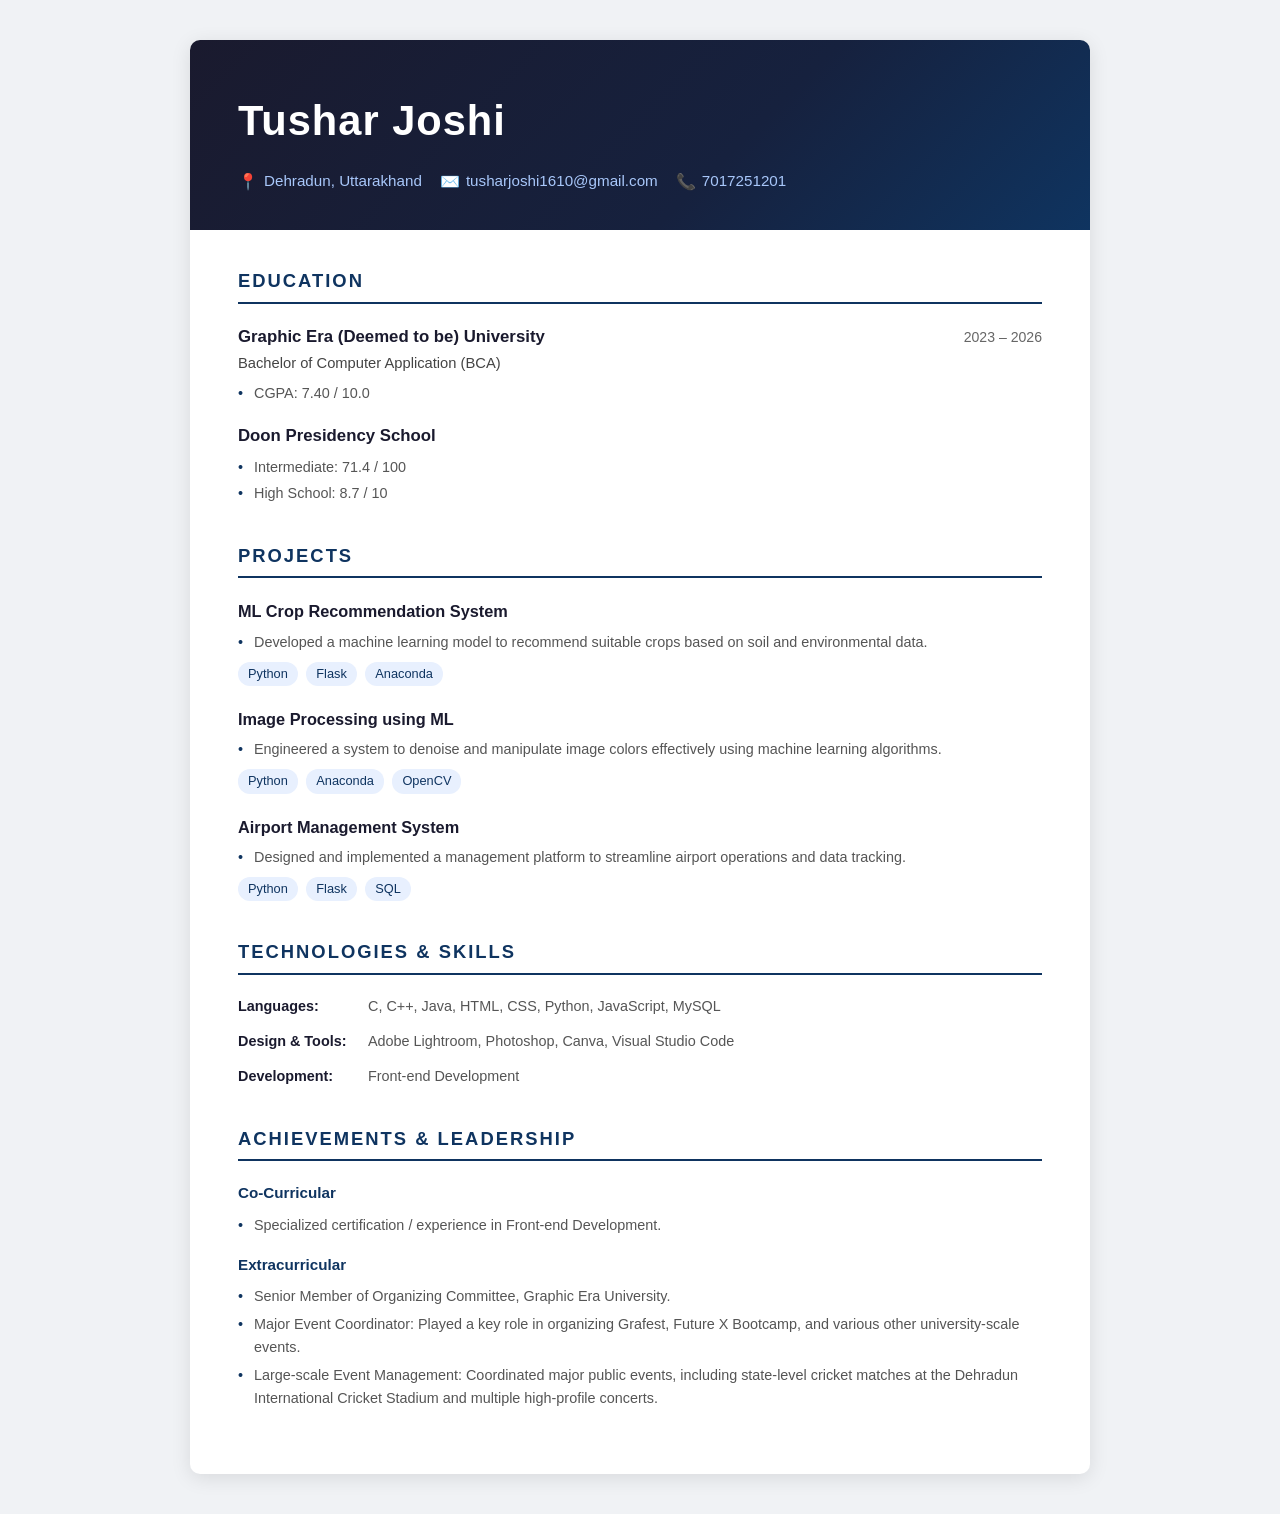
<file: index.html>
<!DOCTYPE html>
<html lang="en">
<head>
  <meta charset="UTF-8" />
  <meta name="viewport" content="width=device-width, initial-scale=1.0" />
  <title>Tushar Joshi – CV</title>
  <link rel="stylesheet" href="styles.css" />
</head>
<body>
  <div class="container">

    <!-- Header / Hero -->
    <header>
      <h1>Tushar Joshi</h1>
      <div class="contact-info">
        <span><span class="icon">📍</span> Dehradun, Uttarakhand</span>
        <a href="mailto:tusharjoshi1610@gmail.com">
          <span class="icon">✉️</span> tusharjoshi1610@gmail.com
        </a>
        <a href="tel:+917017251201">
          <span class="icon">📞</span> 7017251201
        </a>
      </div>
    </header>

    <main>

      <!-- Education -->
      <section id="education">
        <h2 class="section-title">Education</h2>

        <div class="edu-item">
          <div class="edu-header">
            <h3>Graphic Era (Deemed to be) University</h3>
            <span class="duration">2023 – 2026</span>
          </div>
          <div class="edu-degree">Bachelor of Computer Application (BCA)</div>
          <ul>
            <li>CGPA: 7.40 / 10.0</li>
          </ul>
        </div>

        <div class="edu-item">
          <div class="edu-header">
            <h3>Doon Presidency School</h3>
          </div>
          <ul>
            <li>Intermediate: 71.4 / 100</li>
            <li>High School: 8.7 / 10</li>
          </ul>
        </div>
      </section>

      <!-- Projects -->
      <section id="projects">
        <h2 class="section-title">Projects</h2>

        <div class="project-item">
          <h3>ML Crop Recommendation System</h3>
          <ul>
            <li>Developed a machine learning model to recommend suitable crops based on soil and environmental data.</li>
          </ul>
          <div>
            <span class="tools-tag">Python</span>
            <span class="tools-tag">Flask</span>
            <span class="tools-tag">Anaconda</span>
          </div>
        </div>

        <div class="project-item">
          <h3>Image Processing using ML</h3>
          <ul>
            <li>Engineered a system to denoise and manipulate image colors effectively using machine learning algorithms.</li>
          </ul>
          <div>
            <span class="tools-tag">Python</span>
            <span class="tools-tag">Anaconda</span>
            <span class="tools-tag">OpenCV</span>
          </div>
        </div>

        <div class="project-item">
          <h3>Airport Management System</h3>
          <ul>
            <li>Designed and implemented a management platform to streamline airport operations and data tracking.</li>
          </ul>
          <div>
            <span class="tools-tag">Python</span>
            <span class="tools-tag">Flask</span>
            <span class="tools-tag">SQL</span>
          </div>
        </div>
      </section>

      <!-- Technologies & Skills -->
      <section id="skills">
        <h2 class="section-title">Technologies &amp; Skills</h2>
        <div class="skills-grid">
          <div class="skill-row">
            <span class="skill-label">Languages:</span>
            <span class="skill-value">C, C++, Java, HTML, CSS, Python, JavaScript, MySQL</span>
          </div>
          <div class="skill-row">
            <span class="skill-label">Design &amp; Tools:</span>
            <span class="skill-value">Adobe Lightroom, Photoshop, Canva, Visual Studio Code</span>
          </div>
          <div class="skill-row">
            <span class="skill-label">Development:</span>
            <span class="skill-value">Front-end Development</span>
          </div>
        </div>
      </section>

      <!-- Achievements & Leadership -->
      <section id="achievements">
        <h2 class="section-title">Achievements &amp; Leadership</h2>

        <div class="achievement-category">
          <h3>Co-Curricular</h3>
          <ul>
            <li>Specialized certification / experience in Front-end Development.</li>
          </ul>
        </div>

        <div class="achievement-category">
          <h3>Extracurricular</h3>
          <ul>
            <li>Senior Member of Organizing Committee, Graphic Era University.</li>
            <li>Major Event Coordinator: Played a key role in organizing Grafest, Future X Bootcamp, and various other university-scale events.</li>
            <li>Large-scale Event Management: Coordinated major public events, including state-level cricket matches at the Dehradun International Cricket Stadium and multiple high-profile concerts.</li>
          </ul>
        </div>
      </section>

    </main>
  </div>
</body>
</html>
</file>
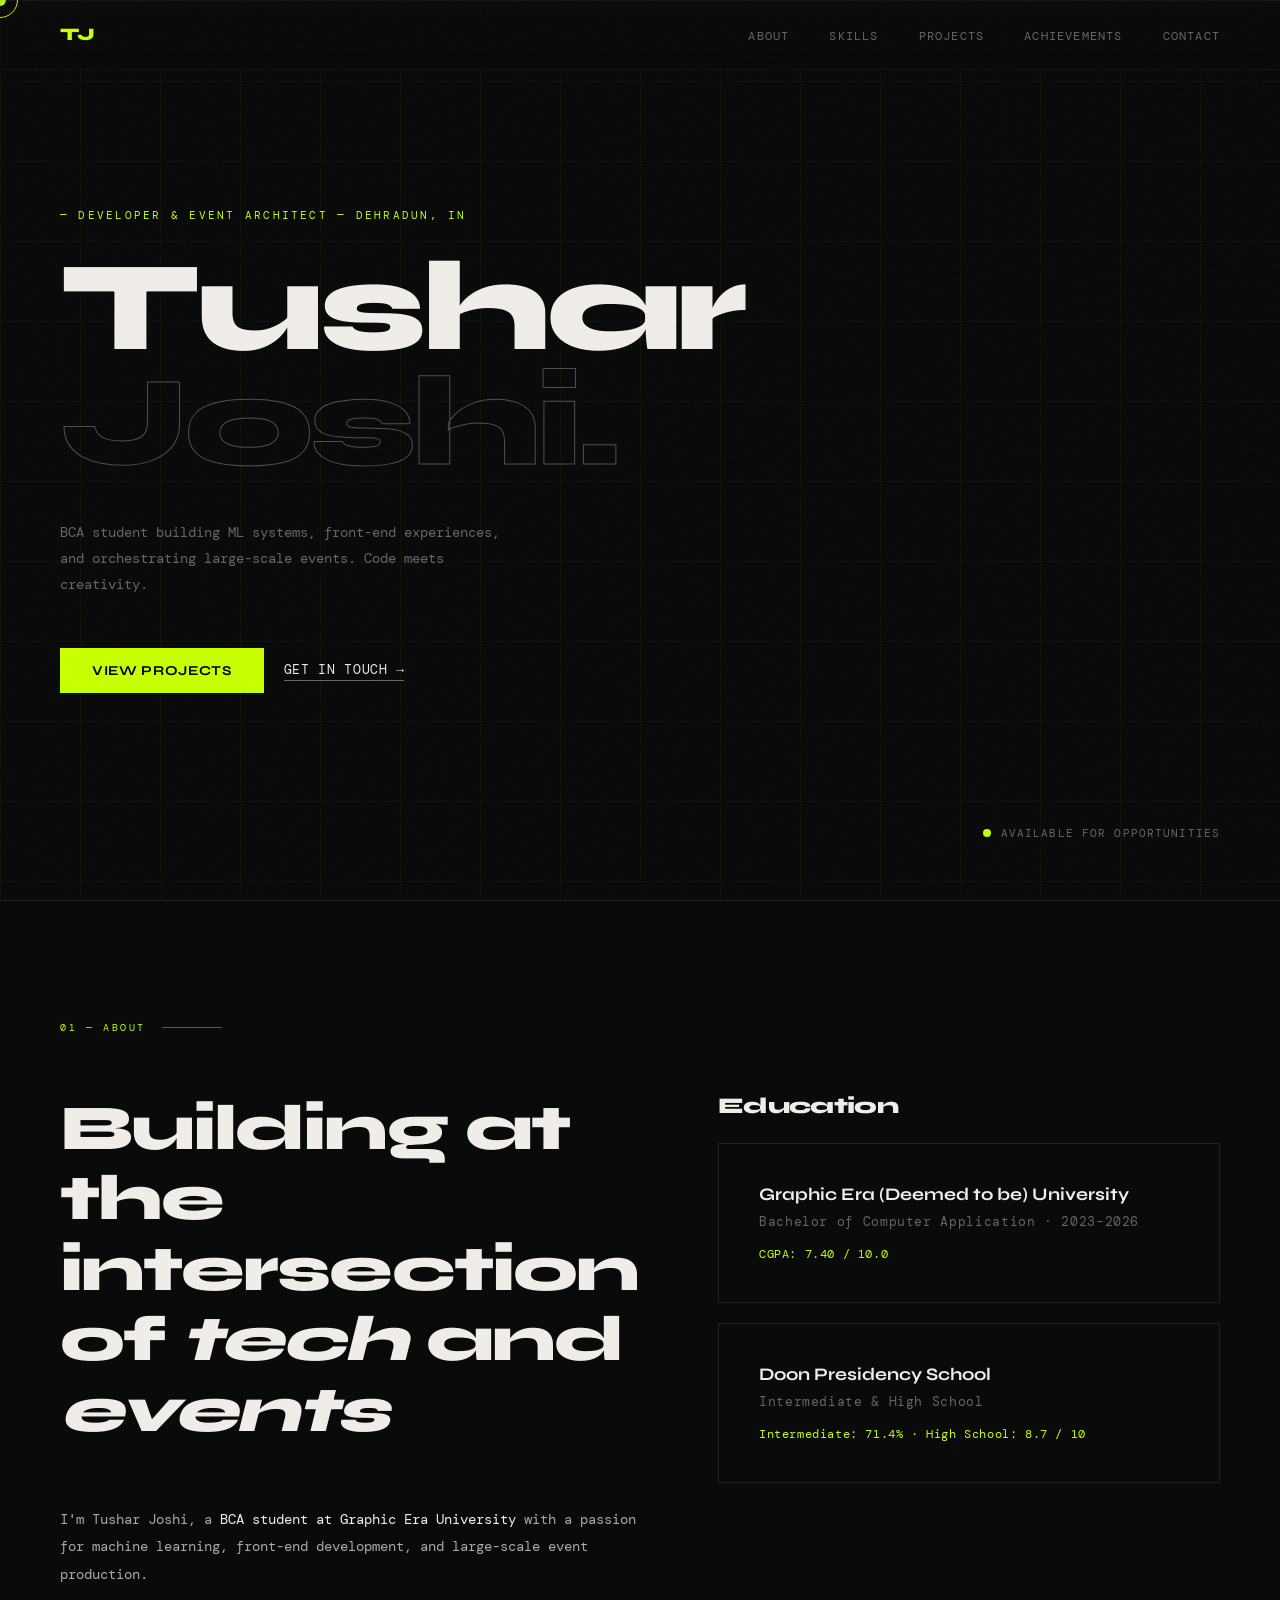
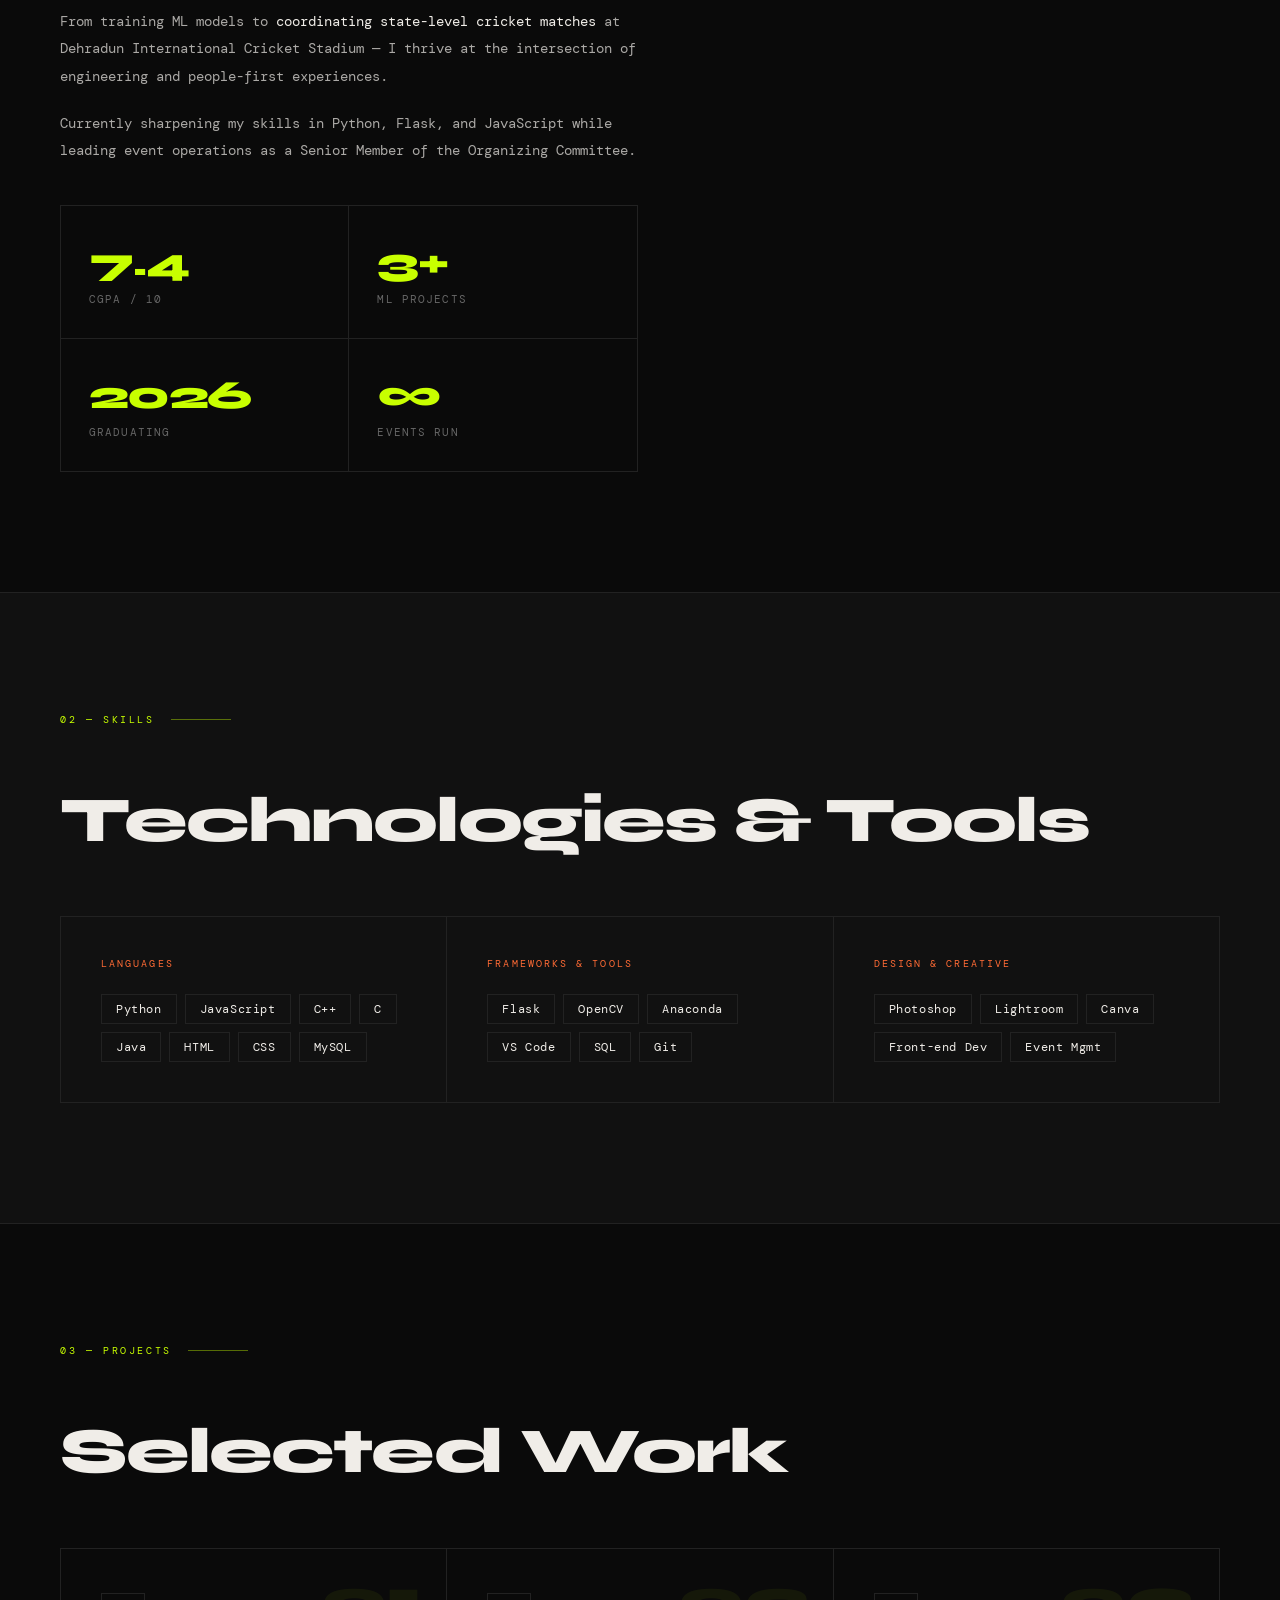
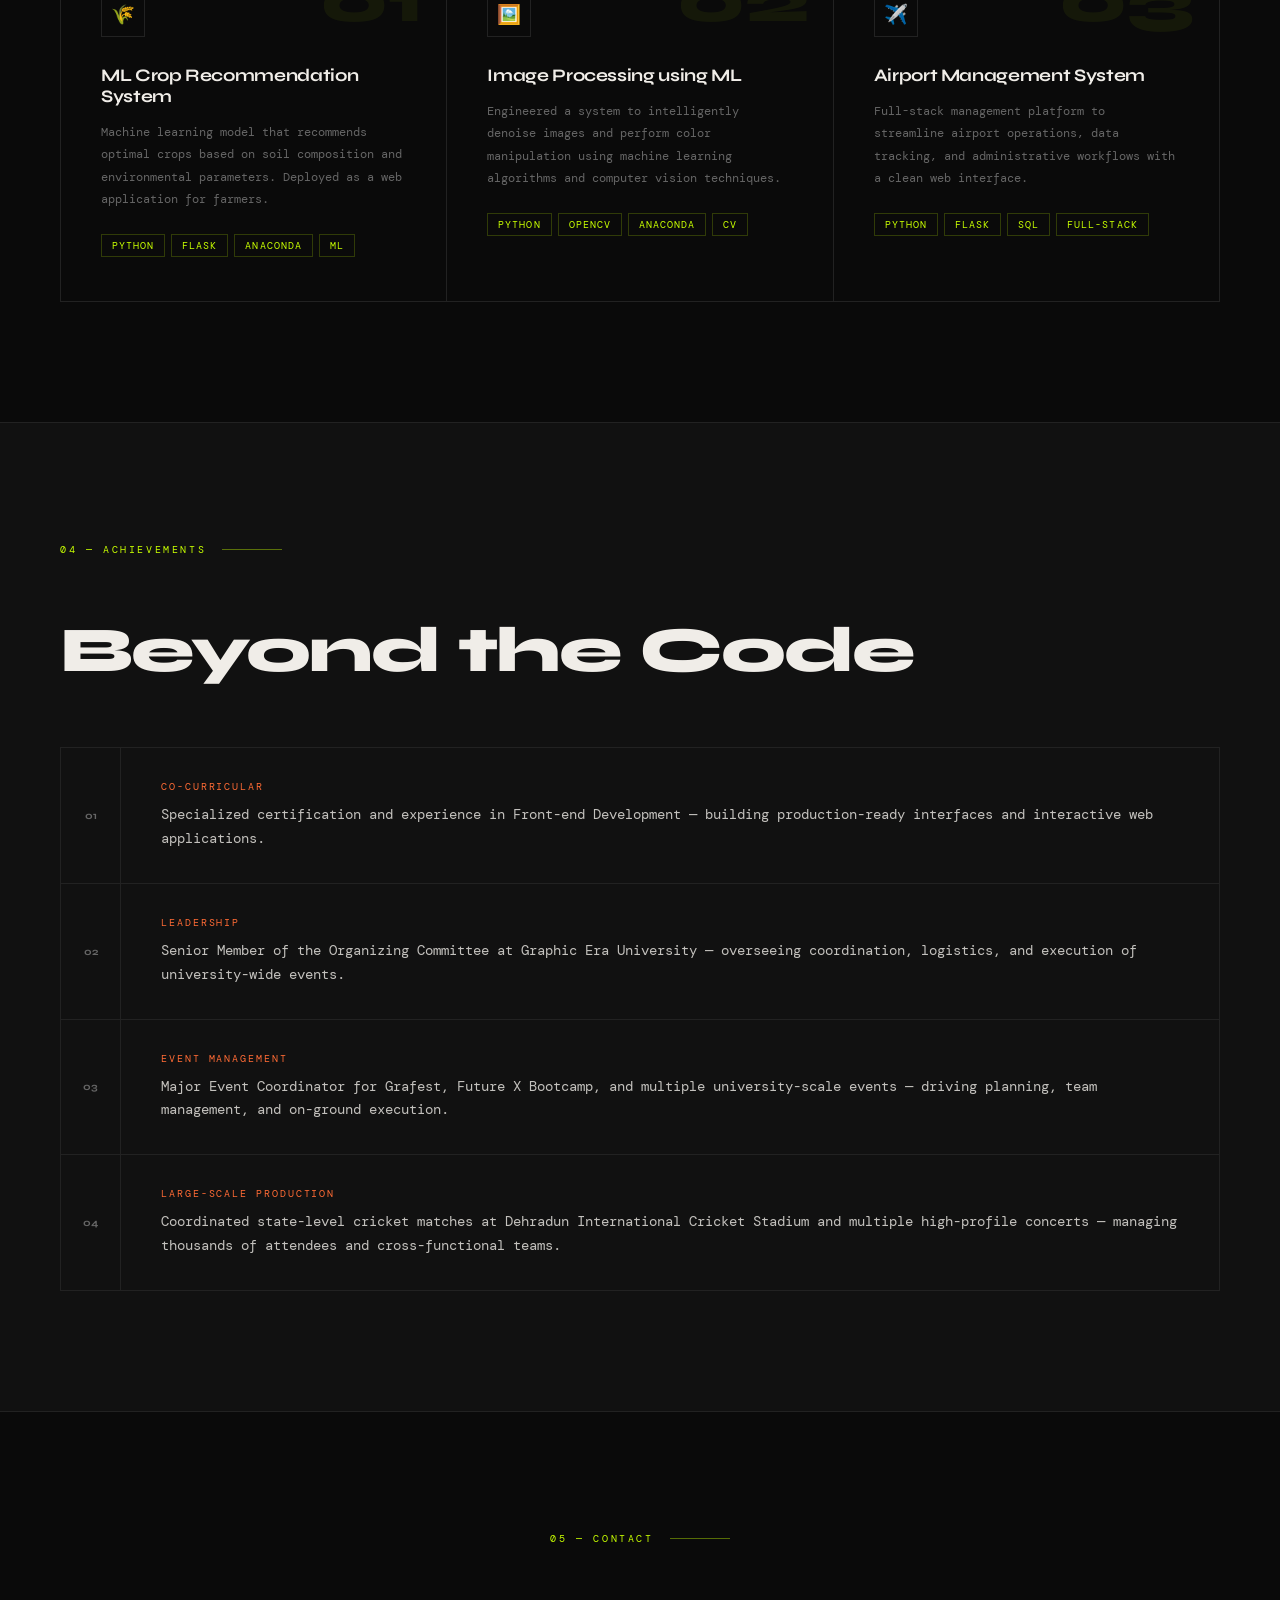
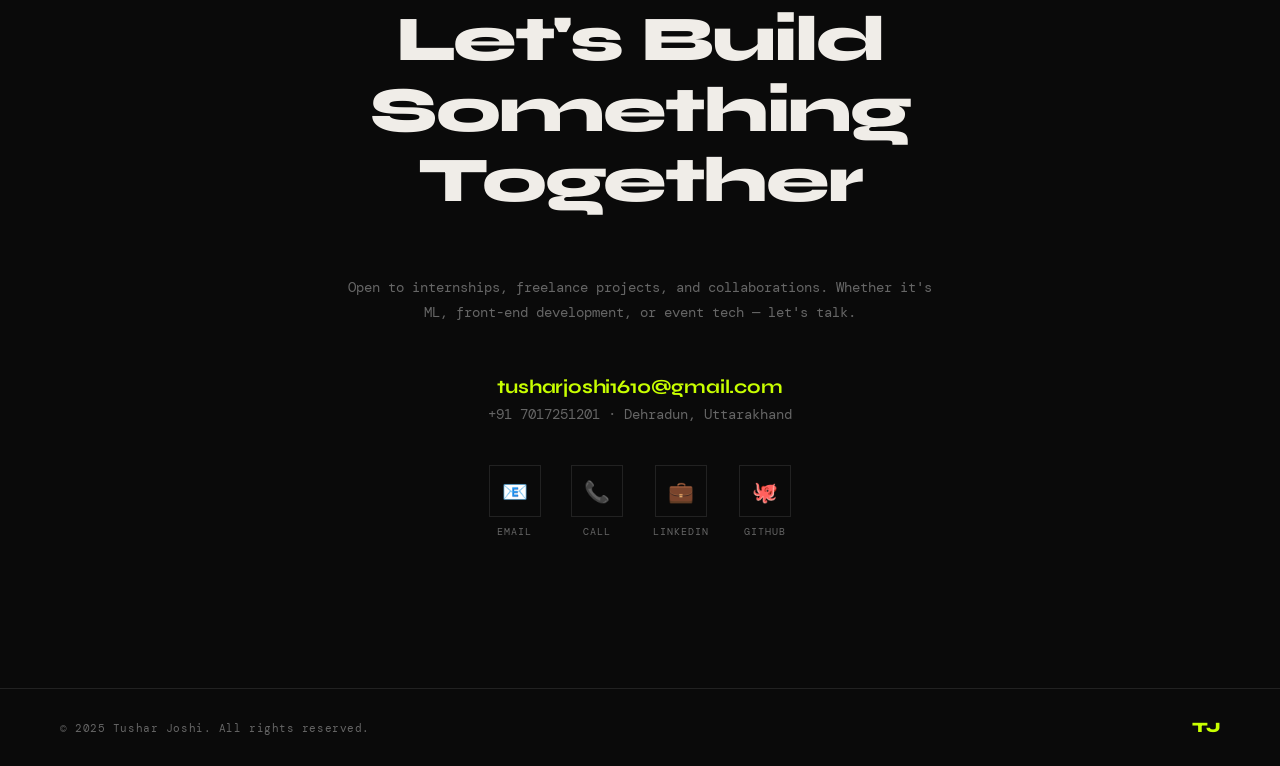
<file: tushar.html>
<!DOCTYPE html>
<html lang="en">

<head>
    <meta charset="UTF-8">
    <meta name="viewport" content="width=device-width, initial-scale=1.0">
    <title>Tushar Joshi — Developer & Event Architect</title>
    <link href="https://fonts.googleapis.com/css2?family=Syne:wght@400;600;700;800&family=DM+Mono:ital,wght@0,300;0,400;1,300&display=swap" rel="stylesheet">
    <style>
         :root {
            --bg: #0a0a0a;
            --surface: #111111;
            --accent: #c8ff00;
            --accent2: #ff6b35;
            --text: #f0ede8;
            --muted: #666;
            --border: #222;
        }
        
        * {
            margin: 0;
            padding: 0;
            box-sizing: border-box;
        }
        
        html {
            scroll-behavior: smooth;
        }
        
        body {
            background: var(--bg);
            color: var(--text);
            font-family: 'DM Mono', monospace;
            overflow-x: hidden;
            cursor: none;
        }
        /* CUSTOM CURSOR */
        
        .cursor {
            width: 12px;
            height: 12px;
            background: var(--accent);
            border-radius: 50%;
            position: fixed;
            pointer-events: none;
            z-index: 9999;
            transform: translate(-50%, -50%);
            transition: transform 0.1s, width 0.2s, height 0.2s;
            mix-blend-mode: difference;
        }
        
        .cursor-ring {
            width: 36px;
            height: 36px;
            border: 1px solid var(--accent);
            border-radius: 50%;
            position: fixed;
            pointer-events: none;
            z-index: 9998;
            transform: translate(-50%, -50%);
            transition: all 0.15s ease;
            mix-blend-mode: difference;
        }
        /* NOISE OVERLAY */
        
        body::before {
            content: '';
            position: fixed;
            inset: 0;
            background-image: url("data:image/svg+xml,%3Csvg viewBox='0 0 256 256' xmlns='http://www.w3.org/2000/svg'%3E%3Cfilter id='noise'%3E%3CfeTurbulence type='fractalNoise' baseFrequency='0.9' numOctaves='4' stitchTiles='stitch'/%3E%3C/filter%3E%3Crect width='100%25' height='100%25' filter='url(%23noise)' opacity='0.03'/%3E%3C/svg%3E");
            pointer-events: none;
            z-index: 100;
            opacity: 0.4;
        }
        /* NAV */
        
        nav {
            position: fixed;
            top: 0;
            left: 0;
            right: 0;
            z-index: 90;
            display: flex;
            justify-content: space-between;
            align-items: center;
            padding: 24px 60px;
            backdrop-filter: blur(10px);
            border-bottom: 1px solid rgba(255, 255, 255, 0.04);
        }
        
        .nav-logo {
            font-family: 'Syne', sans-serif;
            font-weight: 800;
            font-size: 1.1rem;
            letter-spacing: -0.02em;
            color: var(--accent);
        }
        
        .nav-links {
            display: flex;
            gap: 40px;
            list-style: none;
        }
        
        .nav-links a {
            color: var(--muted);
            text-decoration: none;
            font-size: 0.75rem;
            letter-spacing: 0.1em;
            text-transform: uppercase;
            transition: color 0.2s;
        }
        
        .nav-links a:hover {
            color: var(--text);
        }
        /* HERO */
        
        #hero {
            min-height: 100vh;
            display: flex;
            align-items: center;
            padding: 0 60px;
            position: relative;
            overflow: hidden;
        }
        
        .hero-grid-lines {
            position: absolute;
            inset: 0;
            background-image: linear-gradient(rgba(200, 255, 0, 0.03) 1px, transparent 1px), linear-gradient(90deg, rgba(200, 255, 0, 0.03) 1px, transparent 1px);
            background-size: 80px 80px;
        }
        
        .hero-content {
            position: relative;
            z-index: 2;
            max-width: 900px;
        }
        
        .hero-tag {
            font-size: 0.7rem;
            letter-spacing: 0.2em;
            text-transform: uppercase;
            color: var(--accent);
            margin-bottom: 28px;
            opacity: 0;
            animation: fadeUp 0.8s ease 0.2s forwards;
        }
        
        .hero-name {
            font-family: 'Syne', sans-serif;
            font-weight: 800;
            font-size: clamp(4rem, 10vw, 9rem);
            line-height: 0.9;
            letter-spacing: -0.04em;
            margin-bottom: 40px;
            opacity: 0;
            animation: fadeUp 0.8s ease 0.4s forwards;
        }
        
        .hero-name span {
            display: block;
            color: transparent;
            -webkit-text-stroke: 1px rgba(240, 237, 232, 0.3);
        }
        
        .hero-desc {
            font-size: 0.9rem;
            line-height: 1.8;
            color: var(--muted);
            max-width: 440px;
            margin-bottom: 50px;
            opacity: 0;
            animation: fadeUp 0.8s ease 0.6s forwards;
        }
        
        .hero-ctas {
            display: flex;
            gap: 20px;
            align-items: center;
            opacity: 0;
            animation: fadeUp 0.8s ease 0.8s forwards;
        }
        
        .btn-primary {
            background: var(--accent);
            color: #000;
            padding: 14px 32px;
            font-family: 'Syne', sans-serif;
            font-weight: 700;
            font-size: 0.85rem;
            letter-spacing: 0.05em;
            text-transform: uppercase;
            text-decoration: none;
            border: none;
            cursor: none;
            transition: transform 0.2s, background 0.2s;
        }
        
        .btn-primary:hover {
            background: #d4ff1a;
            transform: translateY(-2px);
        }
        
        .btn-ghost {
            color: var(--text);
            text-decoration: none;
            font-size: 0.8rem;
            letter-spacing: 0.05em;
            text-transform: uppercase;
            border-bottom: 1px solid var(--muted);
            padding-bottom: 2px;
            transition: border-color 0.2s, color 0.2s;
        }
        
        .btn-ghost:hover {
            border-color: var(--accent);
            color: var(--accent);
        }
        
        .hero-status {
            position: absolute;
            right: 60px;
            bottom: 60px;
            display: flex;
            align-items: center;
            gap: 10px;
            font-size: 0.7rem;
            color: var(--muted);
            letter-spacing: 0.1em;
            text-transform: uppercase;
        }
        
        .status-dot {
            width: 8px;
            height: 8px;
            background: var(--accent);
            border-radius: 50%;
            animation: pulse 2s infinite;
        }
        
        @keyframes pulse {
            0%,
            100% {
                opacity: 1;
                transform: scale(1);
            }
            50% {
                opacity: 0.4;
                transform: scale(0.8);
            }
        }
        /* SECTIONS */
        
        section {
            padding: 120px 60px;
            border-top: 1px solid var(--border);
        }
        
        .section-label {
            font-size: 0.65rem;
            letter-spacing: 0.25em;
            text-transform: uppercase;
            color: var(--accent);
            margin-bottom: 60px;
            display: flex;
            align-items: center;
            gap: 16px;
        }
        
        .section-label::after {
            content: '';
            height: 1px;
            width: 60px;
            background: var(--accent);
            opacity: 0.4;
        }
        
        .section-title {
            font-family: 'Syne', sans-serif;
            font-weight: 800;
            font-size: clamp(2rem, 5vw, 4rem);
            letter-spacing: -0.03em;
            line-height: 1.1;
            margin-bottom: 60px;
        }
        /* ABOUT */
        
        #about .about-grid {
            display: grid;
            grid-template-columns: 1fr 1fr;
            gap: 80px;
            align-items: start;
        }
        
        .about-text p {
            font-size: 0.9rem;
            line-height: 1.9;
            color: rgba(240, 237, 232, 0.7);
            margin-bottom: 20px;
        }
        
        .about-text p strong {
            color: var(--text);
            font-weight: 400;
        }
        
        .about-stats {
            display: grid;
            grid-template-columns: 1fr 1fr;
            gap: 1px;
            background: var(--border);
            border: 1px solid var(--border);
            margin-top: 40px;
        }
        
        .stat-box {
            background: var(--bg);
            padding: 32px 28px;
        }
        
        .stat-num {
            font-family: 'Syne', sans-serif;
            font-weight: 800;
            font-size: 2.5rem;
            color: var(--accent);
            letter-spacing: -0.04em;
            display: block;
        }
        
        .stat-label {
            font-size: 0.7rem;
            letter-spacing: 0.1em;
            text-transform: uppercase;
            color: var(--muted);
            margin-top: 6px;
        }
        
        .edu-card {
            border: 1px solid var(--border);
            padding: 40px;
            position: relative;
            overflow: hidden;
            margin-bottom: 20px;
            transition: border-color 0.3s;
        }
        
        .edu-card::before {
            content: '';
            position: absolute;
            top: 0;
            left: 0;
            right: 0;
            height: 2px;
            background: var(--accent);
            transform: scaleX(0);
            transform-origin: left;
            transition: transform 0.4s ease;
        }
        
        .edu-card:hover::before {
            transform: scaleX(1);
        }
        
        .edu-card:hover {
            border-color: rgba(200, 255, 0, 0.2);
        }
        
        .edu-school {
            font-family: 'Syne', sans-serif;
            font-weight: 700;
            font-size: 1.1rem;
            margin-bottom: 8px;
        }
        
        .edu-degree {
            color: var(--muted);
            font-size: 0.8rem;
            letter-spacing: 0.05em;
            margin-bottom: 16px;
        }
        
        .edu-score {
            font-size: 0.75rem;
            color: var(--accent);
            letter-spacing: 0.05em;
        }
        /* SKILLS */
        
        #skills {
            background: var(--surface);
        }
        
        .skills-container {
            display: grid;
            grid-template-columns: repeat(3, 1fr);
            gap: 1px;
            background: var(--border);
            border: 1px solid var(--border);
        }
        
        .skill-group {
            background: var(--surface);
            padding: 40px;
        }
        
        .skill-group-title {
            font-size: 0.65rem;
            letter-spacing: 0.2em;
            text-transform: uppercase;
            color: var(--accent2);
            margin-bottom: 24px;
        }
        
        .skill-tags {
            display: flex;
            flex-wrap: wrap;
            gap: 8px;
        }
        
        .skill-tag {
            font-size: 0.75rem;
            padding: 6px 14px;
            border: 1px solid var(--border);
            color: var(--text);
            letter-spacing: 0.05em;
            transition: all 0.2s;
        }
        
        .skill-tag:hover {
            background: var(--accent);
            color: #000;
            border-color: var(--accent);
        }
        /* PROJECTS */
        
        .projects-grid {
            display: grid;
            grid-template-columns: repeat(3, 1fr);
            gap: 1px;
            background: var(--border);
            border: 1px solid var(--border);
        }
        
        .project-card {
            background: var(--bg);
            padding: 44px 40px;
            position: relative;
            overflow: hidden;
            transition: background 0.3s;
        }
        
        .project-card:hover {
            background: #0f0f0f;
        }
        
        .project-num {
            font-family: 'Syne', sans-serif;
            font-weight: 800;
            font-size: 4rem;
            color: rgba(200, 255, 0, 0.06);
            position: absolute;
            top: 20px;
            right: 24px;
            line-height: 1;
            pointer-events: none;
        }
        
        .project-icon {
            width: 44px;
            height: 44px;
            border: 1px solid var(--border);
            display: flex;
            align-items: center;
            justify-content: center;
            font-size: 1.2rem;
            margin-bottom: 28px;
            transition: border-color 0.3s, background 0.3s;
        }
        
        .project-card:hover .project-icon {
            background: var(--accent);
            border-color: var(--accent);
        }
        
        .project-title {
            font-family: 'Syne', sans-serif;
            font-weight: 700;
            font-size: 1.1rem;
            margin-bottom: 14px;
            letter-spacing: -0.02em;
        }
        
        .project-desc {
            font-size: 0.78rem;
            line-height: 1.8;
            color: var(--muted);
            margin-bottom: 24px;
        }
        
        .project-tools {
            display: flex;
            flex-wrap: wrap;
            gap: 6px;
        }
        
        .project-tool {
            font-size: 0.65rem;
            letter-spacing: 0.1em;
            text-transform: uppercase;
            color: var(--accent);
            border: 1px solid rgba(200, 255, 0, 0.2);
            padding: 4px 10px;
        }
        /* ACHIEVEMENTS */
        
        #achievements {
            background: var(--surface);
        }
        
        .achievements-list {
            display: grid;
            gap: 0;
            border: 1px solid var(--border);
        }
        
        .achievement-item {
            display: grid;
            grid-template-columns: 60px 1fr;
            gap: 0;
            border-bottom: 1px solid var(--border);
            overflow: hidden;
            transition: background 0.2s;
        }
        
        .achievement-item:last-child {
            border-bottom: none;
        }
        
        .achievement-item:hover {
            background: rgba(200, 255, 0, 0.03);
        }
        
        .achievement-index {
            display: flex;
            align-items: center;
            justify-content: center;
            font-size: 0.65rem;
            color: var(--muted);
            border-right: 1px solid var(--border);
            font-family: 'Syne', sans-serif;
            font-weight: 700;
        }
        
        .achievement-content {
            padding: 32px 40px;
        }
        
        .achievement-category {
            font-size: 0.6rem;
            letter-spacing: 0.2em;
            text-transform: uppercase;
            color: var(--accent2);
            margin-bottom: 10px;
        }
        
        .achievement-text {
            font-size: 0.88rem;
            line-height: 1.7;
            color: rgba(240, 237, 232, 0.8);
        }
        /* CONTACT */
        
        #contact {
            text-align: center;
        }
        
        .contact-inner {
            max-width: 600px;
            margin: 0 auto;
        }
        
        .contact-subtitle {
            color: var(--muted);
            font-size: 0.85rem;
            line-height: 1.8;
            margin-bottom: 50px;
        }
        
        .contact-links {
            display: flex;
            gap: 30px;
            justify-content: center;
            margin-bottom: 30px;
            flex-wrap: wrap;
        }
        
        .contact-link {
            display: flex;
            flex-direction: column;
            align-items: center;
            gap: 8px;
            text-decoration: none;
            transition: transform 0.2s;
        }
        
        .contact-link:hover {
            transform: translateY(-4px);
        }
        
        .contact-link-icon {
            width: 52px;
            height: 52px;
            border: 1px solid var(--border);
            display: flex;
            align-items: center;
            justify-content: center;
            font-size: 1.3rem;
            transition: all 0.2s;
        }
        
        .contact-link:hover .contact-link-icon {
            background: var(--accent);
            border-color: var(--accent);
        }
        
        .contact-link-label {
            font-size: 0.65rem;
            letter-spacing: 0.1em;
            text-transform: uppercase;
            color: var(--muted);
        }
        
        .contact-email {
            font-family: 'Syne', sans-serif;
            font-weight: 700;
            font-size: 1.2rem;
            color: var(--accent);
            letter-spacing: -0.01em;
            margin-bottom: 8px;
        }
        
        .contact-phone {
            font-size: 0.85rem;
            color: var(--muted);
        }
        /* FOOTER */
        
        footer {
            border-top: 1px solid var(--border);
            padding: 30px 60px;
            display: flex;
            justify-content: space-between;
            align-items: center;
        }
        
        .footer-copy {
            font-size: 0.7rem;
            color: var(--muted);
            letter-spacing: 0.05em;
        }
        
        .footer-name {
            font-family: 'Syne', sans-serif;
            font-weight: 800;
            font-size: 0.9rem;
            color: var(--accent);
        }
        /* ANIMATIONS */
        
        @keyframes fadeUp {
            from {
                opacity: 0;
                transform: translateY(30px);
            }
            to {
                opacity: 1;
                transform: translateY(0);
            }
        }
        
        .reveal {
            opacity: 0;
            transform: translateY(24px);
            transition: opacity 0.7s ease, transform 0.7s ease;
        }
        
        .reveal.visible {
            opacity: 1;
            transform: none;
        }
        /* SCROLLBAR */
        
         ::-webkit-scrollbar {
            width: 4px;
        }
        
         ::-webkit-scrollbar-track {
            background: var(--bg);
        }
        
         ::-webkit-scrollbar-thumb {
            background: var(--accent);
        }
        /* RESPONSIVE */
        
        @media (max-width: 900px) {
            nav {
                padding: 20px 24px;
            }
            #hero {
                padding: 100px 24px 60px;
            }
            section {
                padding: 80px 24px;
            }
            footer {
                padding: 24px;
                flex-direction: column;
                gap: 12px;
                text-align: center;
            }
            #about .about-grid {
                grid-template-columns: 1fr;
                gap: 40px;
            }
            .skills-container {
                grid-template-columns: 1fr;
            }
            .projects-grid {
                grid-template-columns: 1fr;
            }
            .hero-name {
                font-size: clamp(3rem, 15vw, 5rem);
            }
            .nav-links {
                display: none;
            }
            .hero-status {
                display: none;
            }
        }
    </style>
</head>

<body>

    <div class="cursor" id="cursor"></div>
    <div class="cursor-ring" id="cursorRing"></div>

    <!-- NAV -->
    <nav>
        <div class="nav-logo">TJ</div>
        <ul class="nav-links">
            <li><a href="#about">About</a></li>
            <li><a href="#skills">Skills</a></li>
            <li><a href="#projects">Projects</a></li>
            <li><a href="#achievements">Achievements</a></li>
            <li><a href="#contact">Contact</a></li>
        </ul>
    </nav>

    <!-- HERO -->
    <section id="hero">
        <div class="hero-grid-lines"></div>
        <div class="hero-content">
            <p class="hero-tag">— Developer & Event Architect — Dehradun, IN</p>
            <h1 class="hero-name">
                Tushar<span>Joshi.</span>
            </h1>
            <p class="hero-desc">
                BCA student building ML systems, front-end experiences, and orchestrating large-scale events. Code meets creativity.
            </p>
            <div class="hero-ctas">
                <a href="#projects" class="btn-primary">View Projects</a>
                <a href="#contact" class="btn-ghost">Get in Touch →</a>
            </div>
        </div>
        <div class="hero-status">
            <span class="status-dot"></span> Available for opportunities
        </div>
    </section>

    <!-- ABOUT -->
    <section id="about">
        <div class="section-label">01 — About</div>
        <div class="about-grid">
            <div>
                <h2 class="section-title">Building at the intersection of <em>tech</em> and <em>events</em></h2>
                <div class="about-text">
                    <p>I'm Tushar Joshi, a <strong>BCA student at Graphic Era University</strong> with a passion for machine learning, front-end development, and large-scale event production.</p>
                    <p>From training ML models to <strong>coordinating state-level cricket matches</strong> at Dehradun International Cricket Stadium — I thrive at the intersection of engineering and people-first experiences.</p>
                    <p>Currently sharpening my skills in Python, Flask, and JavaScript while leading event operations as a Senior Member of the Organizing Committee.</p>
                </div>
                <div class="about-stats">
                    <div class="stat-box">
                        <span class="stat-num">7.4</span>
                        <div class="stat-label">CGPA / 10</div>
                    </div>
                    <div class="stat-box">
                        <span class="stat-num">3+</span>
                        <div class="stat-label">ML Projects</div>
                    </div>
                    <div class="stat-box">
                        <span class="stat-num">2026</span>
                        <div class="stat-label">Graduating</div>
                    </div>
                    <div class="stat-box">
                        <span class="stat-num">∞</span>
                        <div class="stat-label">Events Run</div>
                    </div>
                </div>
            </div>
            <div>
                <h3 class="section-title" style="font-size:1.4rem;margin-bottom:24px;">Education</h3>
                <div class="edu-card reveal">
                    <div class="edu-school">Graphic Era (Deemed to be) University</div>
                    <div class="edu-degree">Bachelor of Computer Application · 2023–2026</div>
                    <div class="edu-score">CGPA: 7.40 / 10.0</div>
                </div>
                <div class="edu-card reveal" style="transition-delay:0.1s">
                    <div class="edu-school">Doon Presidency School</div>
                    <div class="edu-degree">Intermediate & High School</div>
                    <div class="edu-score">Intermediate: 71.4% · High School: 8.7 / 10</div>
                </div>
            </div>
        </div>
    </section>

    <!-- SKILLS -->
    <section id="skills">
        <div class="section-label">02 — Skills</div>
        <h2 class="section-title reveal">Technologies &amp; Tools</h2>
        <div class="skills-container reveal">
            <div class="skill-group">
                <div class="skill-group-title">Languages</div>
                <div class="skill-tags">
                    <span class="skill-tag">Python</span>
                    <span class="skill-tag">JavaScript</span>
                    <span class="skill-tag">C++</span>
                    <span class="skill-tag">C</span>
                    <span class="skill-tag">Java</span>
                    <span class="skill-tag">HTML</span>
                    <span class="skill-tag">CSS</span>
                    <span class="skill-tag">MySQL</span>
                </div>
            </div>
            <div class="skill-group">
                <div class="skill-group-title">Frameworks & Tools</div>
                <div class="skill-tags">
                    <span class="skill-tag">Flask</span>
                    <span class="skill-tag">OpenCV</span>
                    <span class="skill-tag">Anaconda</span>
                    <span class="skill-tag">VS Code</span>
                    <span class="skill-tag">SQL</span>
                    <span class="skill-tag">Git</span>
                </div>
            </div>
            <div class="skill-group">
                <div class="skill-group-title">Design & Creative</div>
                <div class="skill-tags">
                    <span class="skill-tag">Photoshop</span>
                    <span class="skill-tag">Lightroom</span>
                    <span class="skill-tag">Canva</span>
                    <span class="skill-tag">Front-end Dev</span>
                    <span class="skill-tag">Event Mgmt</span>
                </div>
            </div>
        </div>
    </section>

    <!-- PROJECTS -->
    <section id="projects">
        <div class="section-label">03 — Projects</div>
        <h2 class="section-title reveal">Selected Work</h2>
        <div class="projects-grid">
            <div class="project-card reveal">
                <div class="project-num">01</div>
                <div class="project-icon">🌾</div>
                <h3 class="project-title">ML Crop Recommendation System</h3>
                <p class="project-desc">Machine learning model that recommends optimal crops based on soil composition and environmental parameters. Deployed as a web application for farmers.</p>
                <div class="project-tools">
                    <span class="project-tool">Python</span>
                    <span class="project-tool">Flask</span>
                    <span class="project-tool">Anaconda</span>
                    <span class="project-tool">ML</span>
                </div>
            </div>
            <div class="project-card reveal" style="transition-delay:0.1s">
                <div class="project-num">02</div>
                <div class="project-icon">🖼️</div>
                <h3 class="project-title">Image Processing using ML</h3>
                <p class="project-desc">Engineered a system to intelligently denoise images and perform color manipulation using machine learning algorithms and computer vision techniques.</p>
                <div class="project-tools">
                    <span class="project-tool">Python</span>
                    <span class="project-tool">OpenCV</span>
                    <span class="project-tool">Anaconda</span>
                    <span class="project-tool">CV</span>
                </div>
            </div>
            <div class="project-card reveal" style="transition-delay:0.2s">
                <div class="project-num">03</div>
                <div class="project-icon">✈️</div>
                <h3 class="project-title">Airport Management System</h3>
                <p class="project-desc">Full-stack management platform to streamline airport operations, data tracking, and administrative workflows with a clean web interface.</p>
                <div class="project-tools">
                    <span class="project-tool">Python</span>
                    <span class="project-tool">Flask</span>
                    <span class="project-tool">SQL</span>
                    <span class="project-tool">Full-stack</span>
                </div>
            </div>
        </div>
    </section>

    <!-- ACHIEVEMENTS -->
    <section id="achievements">
        <div class="section-label">04 — Achievements</div>
        <h2 class="section-title reveal">Beyond the Code</h2>
        <div class="achievements-list reveal">
            <div class="achievement-item">
                <div class="achievement-index">01</div>
                <div class="achievement-content">
                    <div class="achievement-category">Co-Curricular</div>
                    <div class="achievement-text">Specialized certification and experience in Front-end Development — building production-ready interfaces and interactive web applications.</div>
                </div>
            </div>
            <div class="achievement-item">
                <div class="achievement-index">02</div>
                <div class="achievement-content">
                    <div class="achievement-category">Leadership</div>
                    <div class="achievement-text">Senior Member of the Organizing Committee at Graphic Era University — overseeing coordination, logistics, and execution of university-wide events.</div>
                </div>
            </div>
            <div class="achievement-item">
                <div class="achievement-index">03</div>
                <div class="achievement-content">
                    <div class="achievement-category">Event Management</div>
                    <div class="achievement-text">Major Event Coordinator for Grafest, Future X Bootcamp, and multiple university-scale events — driving planning, team management, and on-ground execution.</div>
                </div>
            </div>
            <div class="achievement-item">
                <div class="achievement-index">04</div>
                <div class="achievement-content">
                    <div class="achievement-category">Large-Scale Production</div>
                    <div class="achievement-text">Coordinated state-level cricket matches at Dehradun International Cricket Stadium and multiple high-profile concerts — managing thousands of attendees and cross-functional teams.</div>
                </div>
            </div>
        </div>
    </section>

    <!-- CONTACT -->
    <section id="contact">
        <div class="section-label" style="justify-content:center">05 — Contact</div>
        <div class="contact-inner">
            <h2 class="section-title reveal">Let's Build<br>Something Together</h2>
            <p class="contact-subtitle reveal">Open to internships, freelance projects, and collaborations. Whether it's ML, front-end development, or event tech — let's talk.</p>
            <div class="reveal">
                <div class="contact-email">tusharjoshi1610@gmail.com</div>
                <div class="contact-phone">+91 7017251201 · Dehradun, Uttarakhand</div>
            </div>
            <br><br>
            <div class="contact-links reveal">
                <a href="mailto:tusharjoshi1610@gmail.com" class="contact-link">
                    <div class="contact-link-icon">📧</div>
                    <div class="contact-link-label">Email</div>
                </a>
                <a href="tel:+917017251201" class="contact-link">
                    <div class="contact-link-icon">📞</div>
                    <div class="contact-link-label">Call</div>
                </a>
                <a href="#" class="contact-link">
                    <div class="contact-link-icon">💼</div>
                    <div class="contact-link-label">LinkedIn</div>
                </a>
                <a href="#" class="contact-link">
                    <div class="contact-link-icon">🐙</div>
                    <div class="contact-link-label">GitHub</div>
                </a>
            </div>
        </div>
    </section>

    <!-- FOOTER -->
    <footer>
        <div class="footer-copy">© 2025 Tushar Joshi. All rights reserved.</div>
        <div class="footer-name">TJ</div>
    </footer>

    <script>
        // Custom cursor
        const cursor = document.getElementById('cursor');
        const ring = document.getElementById('cursorRing');
        let mouseX = 0,
            mouseY = 0,
            ringX = 0,
            ringY = 0;

        document.addEventListener('mousemove', e => {
            mouseX = e.clientX;
            mouseY = e.clientY;
            cursor.style.left = mouseX + 'px';
            cursor.style.top = mouseY + 'px';
        });

        function animateRing() {
            ringX += (mouseX - ringX) * 0.12;
            ringY += (mouseY - ringY) * 0.12;
            ring.style.left = ringX + 'px';
            ring.style.top = ringY + 'px';
            requestAnimationFrame(animateRing);
        }
        animateRing();

        document.querySelectorAll('a, button').forEach(el => {
            el.addEventListener('mouseenter', () => {
                cursor.style.width = '20px';
                cursor.style.height = '20px';
                ring.style.width = '50px';
                ring.style.height = '50px';
            });
            el.addEventListener('mouseleave', () => {
                cursor.style.width = '12px';
                cursor.style.height = '12px';
                ring.style.width = '36px';
                ring.style.height = '36px';
            });
        });

        // Scroll reveal
        const reveals = document.querySelectorAll('.reveal');
        const observer = new IntersectionObserver(entries => {
            entries.forEach((entry, i) => {
                if (entry.isIntersecting) {
                    setTimeout(() => entry.target.classList.add('visible'), i * 80);
                }
            });
        }, {
            threshold: 0.1
        });

        reveals.forEach(el => observer.observe(el));
    </script>
</body>

</html>
</file>
<file: styles.css>
* {
  margin: 0;
  padding: 0;
  box-sizing: border-box;
}

body {
  font-family: 'Segoe UI', Tahoma, Geneva, Verdana, sans-serif;
  background: #f0f2f5;
  color: #333;
  line-height: 1.6;
}

.container {
  max-width: 900px;
  margin: 40px auto;
  background: #fff;
  border-radius: 10px;
  box-shadow: 0 4px 20px rgba(0, 0, 0, 0.1);
  overflow: hidden;
}

/* Header */
header {
  background: linear-gradient(135deg, #1a1a2e 0%, #16213e 60%, #0f3460 100%);
  color: #fff;
  padding: 48px 48px 36px;
}

header h1 {
  font-size: 2.6rem;
  font-weight: 700;
  letter-spacing: 1px;
  margin-bottom: 8px;
}

.contact-info {
  display: flex;
  flex-wrap: wrap;
  gap: 18px;
  margin-top: 14px;
}

.contact-info a,
.contact-info span {
  color: #a8c7fa;
  text-decoration: none;
  font-size: 0.95rem;
  display: flex;
  align-items: center;
  gap: 6px;
}

.contact-info a:hover {
  color: #fff;
}

.contact-info .icon {
  font-size: 1rem;
}

/* Main content */
main {
  padding: 0 48px 48px;
}

/* Section */
section {
  margin-top: 36px;
}

.section-title {
  font-size: 1.15rem;
  font-weight: 700;
  text-transform: uppercase;
  letter-spacing: 2px;
  color: #0f3460;
  border-bottom: 2px solid #0f3460;
  padding-bottom: 6px;
  margin-bottom: 20px;
}

/* Education */
.edu-item {
  margin-bottom: 18px;
}

.edu-header {
  display: flex;
  justify-content: space-between;
  align-items: baseline;
  flex-wrap: wrap;
  gap: 4px;
}

.edu-header h3 {
  font-size: 1.05rem;
  font-weight: 600;
  color: #1a1a2e;
}

.edu-header .duration {
  font-size: 0.88rem;
  color: #666;
}

.edu-degree {
  font-size: 0.92rem;
  color: #444;
  margin-top: 2px;
}

.edu-item ul {
  list-style: none;
  margin-top: 6px;
  padding-left: 0;
}

.edu-item ul li {
  font-size: 0.9rem;
  color: #555;
  padding-left: 16px;
  position: relative;
  margin-bottom: 3px;
}

.edu-item ul li::before {
  content: '•';
  position: absolute;
  left: 0;
  color: #0f3460;
}

/* Projects */
.project-item {
  margin-bottom: 20px;
}

.project-item h3 {
  font-size: 1.02rem;
  font-weight: 600;
  color: #1a1a2e;
  margin-bottom: 6px;
}

.project-item ul {
  list-style: none;
  padding-left: 0;
}

.project-item ul li {
  font-size: 0.9rem;
  color: #555;
  padding-left: 16px;
  position: relative;
  margin-bottom: 4px;
}

.project-item ul li::before {
  content: '•';
  position: absolute;
  left: 0;
  color: #0f3460;
}

.tools-tag {
  display: inline-block;
  background: #e8f0fe;
  color: #0f3460;
  border-radius: 12px;
  padding: 2px 10px;
  font-size: 0.8rem;
  margin: 4px 4px 0 0;
  font-weight: 500;
}

/* Skills */
.skills-grid {
  display: grid;
  gap: 12px;
}

.skill-row {
  display: flex;
  gap: 10px;
  align-items: flex-start;
  flex-wrap: wrap;
}

.skill-label {
  font-weight: 600;
  font-size: 0.9rem;
  color: #1a1a2e;
  min-width: 120px;
}

.skill-value {
  font-size: 0.9rem;
  color: #555;
}

/* Achievements */
.achievement-category {
  margin-bottom: 16px;
}

.achievement-category h3 {
  font-size: 0.95rem;
  font-weight: 600;
  color: #0f3460;
  margin-bottom: 8px;
}

.achievement-category ul {
  list-style: none;
  padding-left: 0;
}

.achievement-category ul li {
  font-size: 0.9rem;
  color: #555;
  padding-left: 16px;
  position: relative;
  margin-bottom: 5px;
}

.achievement-category ul li::before {
  content: '•';
  position: absolute;
  left: 0;
  color: #0f3460;
}

/* Responsive */
@media (max-width: 640px) {
  header {
    padding: 32px 24px 24px;
  }

  header h1 {
    font-size: 2rem;
  }

  main {
    padding: 0 24px 36px;
  }

  .edu-header {
    flex-direction: column;
  }

  .skill-label {
    min-width: 90px;
  }
}
</file>
